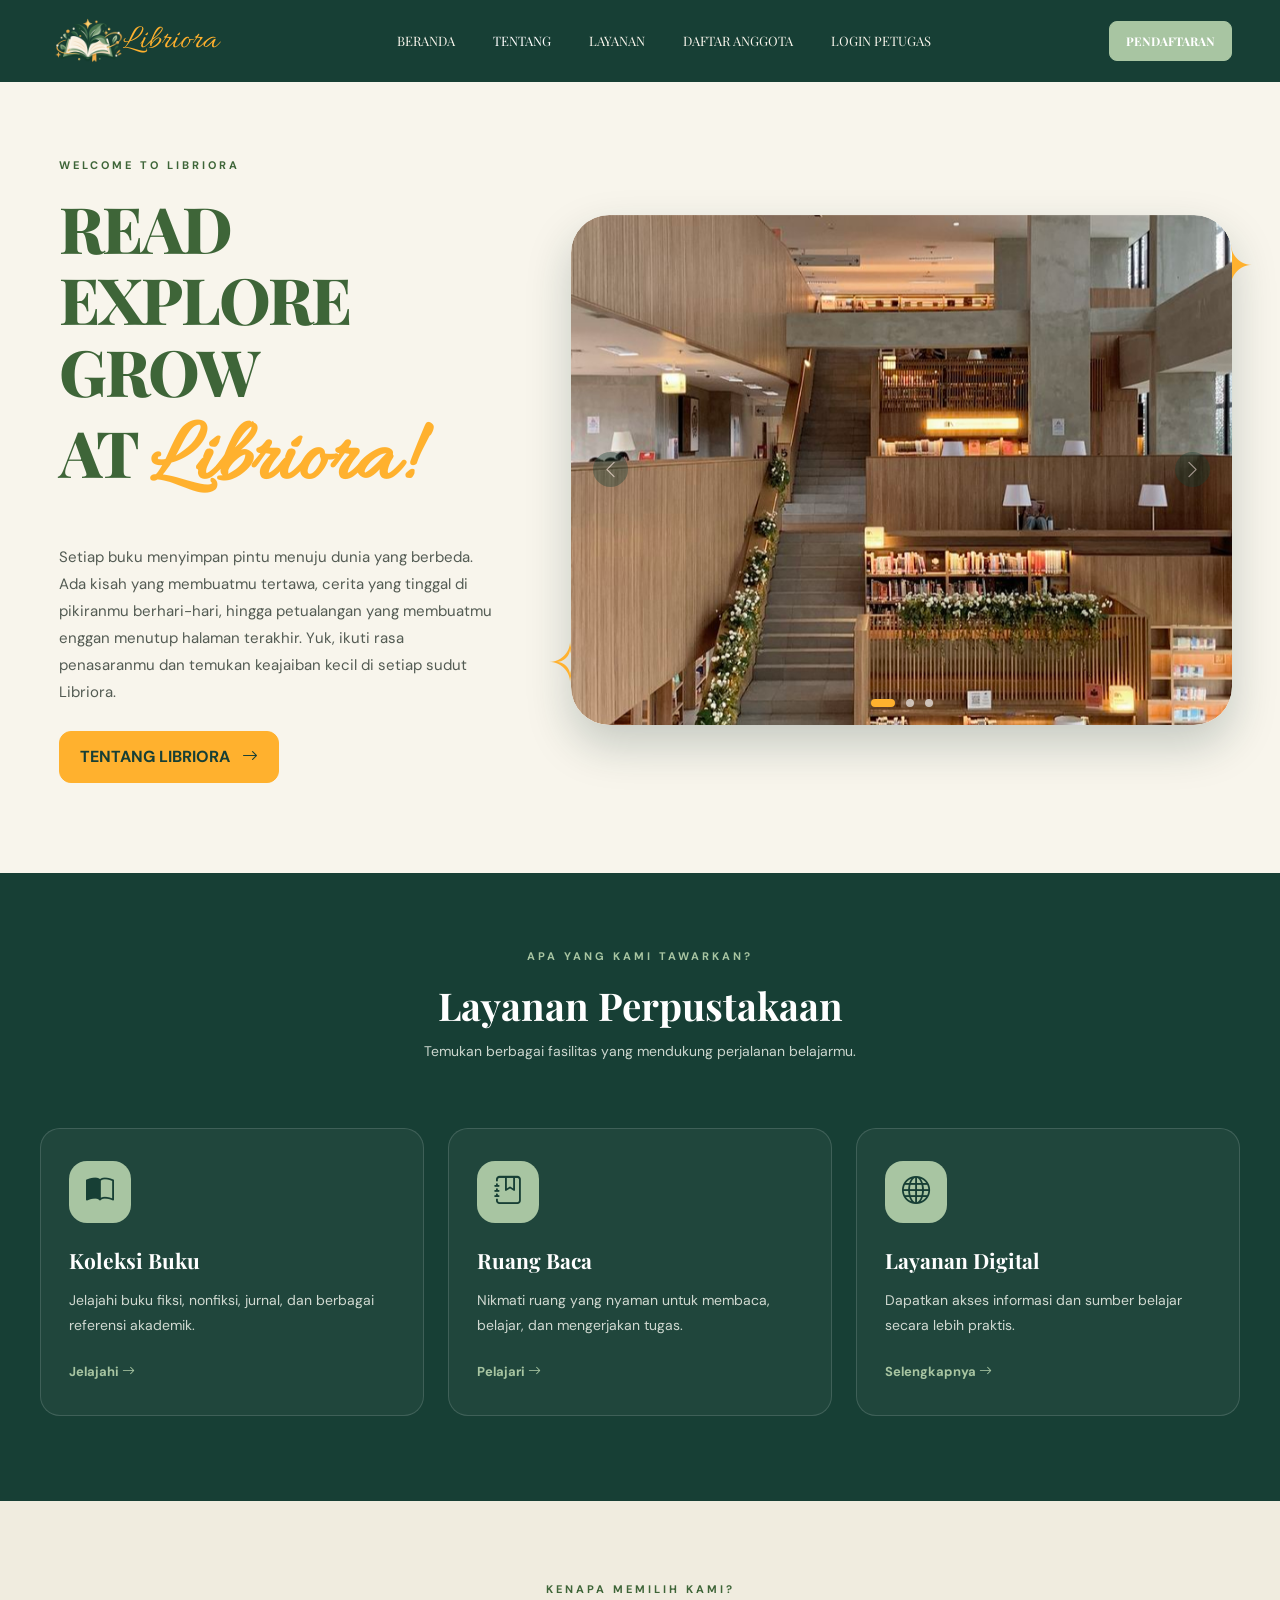
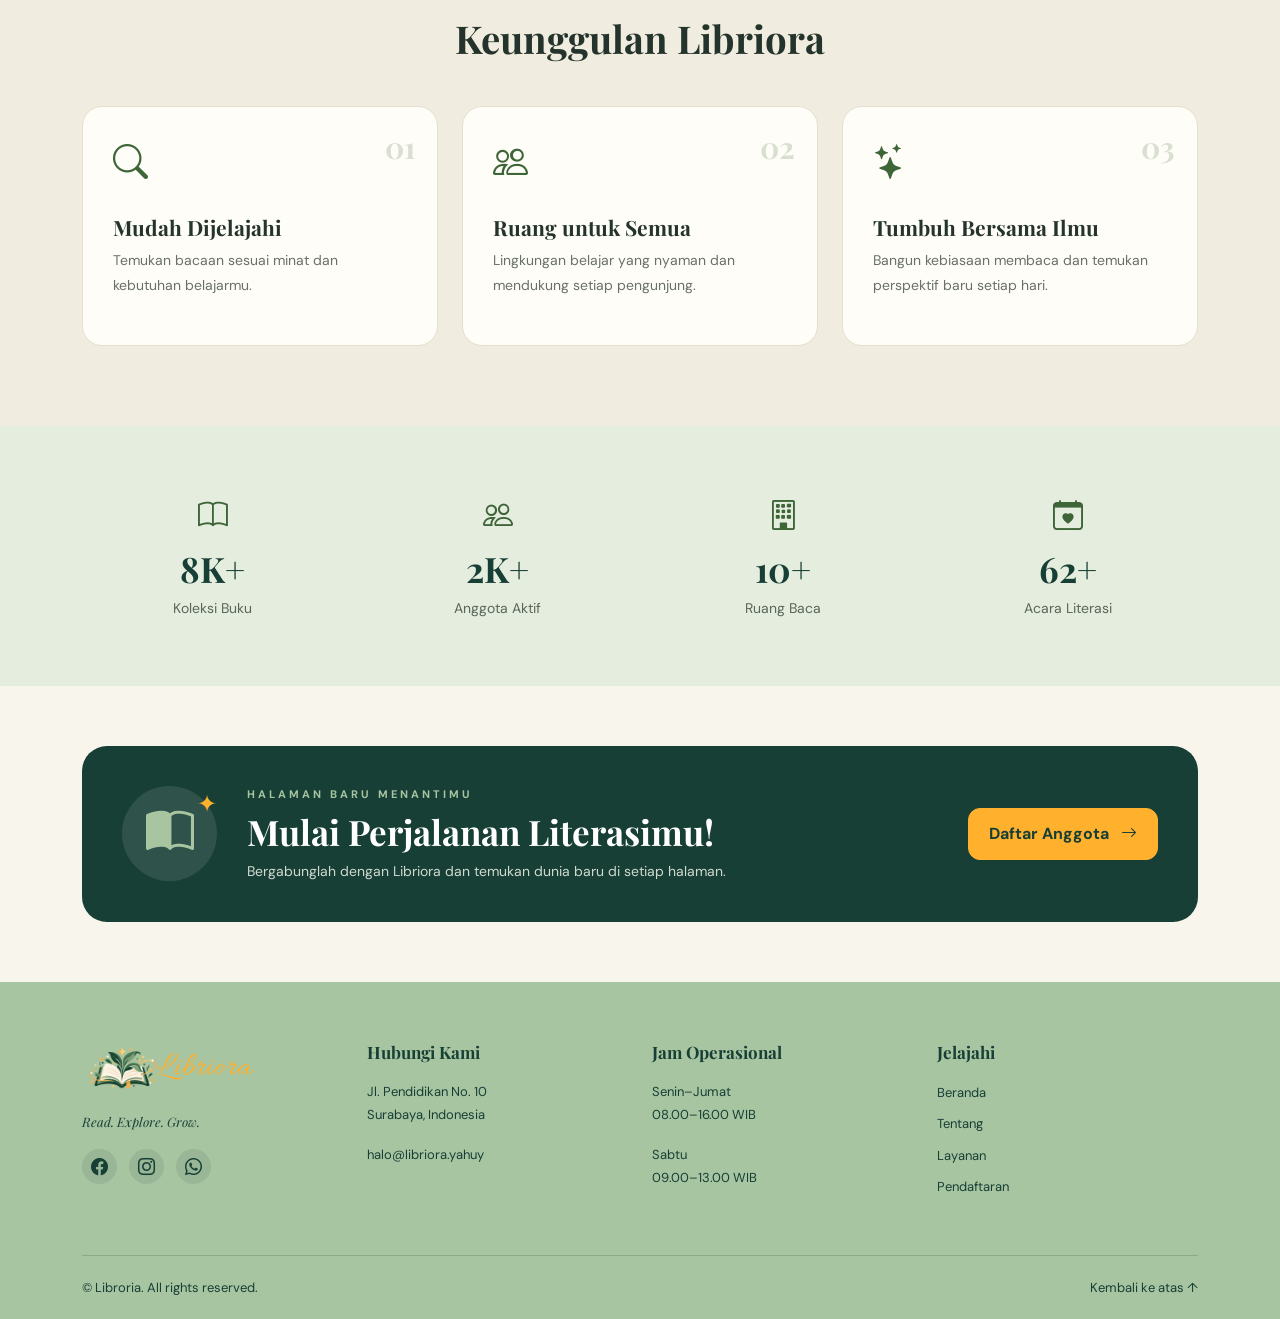
<file: ETS/index.html>
<!DOCTYPE html>
<html lang="id">
<head>
    <meta charset="UTF-8">
    <meta name="viewport" content="width=device-width, initial-scale=1.0">
    <title>Libriora | Read, Explore, Grow</title>

    <link href="https://cdn.jsdelivr.net/npm/bootstrap@5.3.3/dist/css/bootstrap.min.css"
          rel="stylesheet">

    <link rel="stylesheet"
          href="https://cdn.jsdelivr.net/npm/bootstrap-icons@1.11.3/font/bootstrap-icons.min.css">

    <link href="https://fonts.googleapis.com/css2?family=DM+Sans:wght@400;500;600;700&family=Playfair+Display:wght@600;700;800&family=Allura&display=swap"
          rel="stylesheet">

    <link rel="stylesheet" href="style.css">
</head>
<body>

    <nav class="navbar navbar-expand-lg navbar-dark navbar-libriora">
        <div class="container-fluid px-4 px-lg-5">

            <a class="navbar-brand brand" href="#beranda">
                  <img src="assets/logo.png" alt="Logo Libriora" class="logo-img">
                <span>Libriora</span>
            </a>

            <button class="navbar-toggler" type="button"
                    data-bs-toggle="collapse"
                    data-bs-target="#navbarMenu"
                    aria-controls="navbarMenu"
                    aria-expanded="false"
                    aria-label="Buka navigasi">
                <span class="navbar-toggler-icon"></span>
            </button>

            <div class="collapse navbar-collapse" id="navbarMenu">
                <ul class="navbar-nav mx-auto">
                    <li class="nav-item">
                        <a class="nav-link" href="#beranda">Beranda</a>
                    </li>
                    <li class="nav-item">
                        <a class="nav-link active" href="tentang.html" aria-current="page">Tentang</a>
                    </li>
                    <li class="nav-item">
                        <a class="nav-link" href="layanan.html">Layanan</a>
                    </li>
                    <li class="nav-item">
                        <a class="nav-link" href="daftar.html">Daftar Anggota</a>
                    </li>
                    <li class="nav-item">
                        <a class="nav-link" href="login.html">Login Petugas</a>
                    </li>
                </ul>
                <a href="pendaftaran.html" class="btn btn-sage">Pendaftaran</a>
            </div>
            </div>
        </div>
    </nav>

    <section id="beranda" class="hero">
        <div class="container-fluid px-4 px-lg-5">
            <div class="row align-items-center g-5">

                <div class="col-lg-5 hero-text">
                    <p class="eyebrow">WELCOME TO LIBRIORA</p>

                    <h1>
                        READ<br>
                        EXPLORE<br>
                        GROW<br>
                        AT
                        <span class="script-text">Libriora!</span>
                    </h1>

                    <p class="hero-description">
                        Setiap buku menyimpan pintu menuju dunia yang berbeda. Ada kisah yang membuatmu tertawa, cerita yang tinggal di pikiranmu berhari-hari, hingga petualangan yang membuatmu enggan menutup halaman terakhir. Yuk, ikuti rasa penasaranmu dan temukan keajaiban kecil di setiap sudut Libriora.
                    </p>

                    <a href="tentang.html" class="btn btn-orange">
                        TENTANG LIBRIORA
                        <i class="bi bi-arrow-right ms-2"></i>
                    </a>
                </div>
                
<div class="col-lg-7">
    <div class="hero-image-wrapper">

        <div id="libraryCarousel"
             class="carousel slide carousel-fade"
             data-bs-ride="carousel"
             data-bs-interval="4000">

            <div class="carousel-indicators">
                <button type="button"
                        data-bs-target="#libraryCarousel"
                        data-bs-slide-to="0"
                        class="active"
                        aria-current="true"
                        aria-label="Foto perpustakaan 1"></button>

                <button type="button"
                        data-bs-target="#libraryCarousel"
                        data-bs-slide-to="1"
                        aria-label="Foto perpustakaan 2"></button>

                <button type="button"
                        data-bs-target="#libraryCarousel"
                        data-bs-slide-to="2"
                        aria-label="Foto perpustakaan 3"></button>
            </div>

            <div class="carousel-inner">

                <div class="carousel-item active">
                    <img
                        src="assets/foto1.jpg"
                        class="d-block w-100">
                </div>

                <div class="carousel-item">
                    <img
                        src="assets/foto2.jpg"
                        class="d-block w-100">
                </div>

                <div class="carousel-item">
                    <img
                        src="assets/foto3.jpg"
                        class="d-block w-100">
                </div>

            </div>

            <button class="carousel-control-prev"
                    type="button"
                    data-bs-target="#libraryCarousel"
                    data-bs-slide="prev"
                    aria-label="Foto sebelumnya">
                <span class="carousel-control-prev-icon"
                      aria-hidden="true"></span>
            </button>

            <button class="carousel-control-next"
                    type="button"
                    data-bs-target="#libraryCarousel"
                    data-bs-slide="next"
                    aria-label="Foto berikutnya">
                <span class="carousel-control-next-icon"
                      aria-hidden="true"></span>
            </button>

        </div>
        <span class="decoration decoration-one">✦</span>
        <span class="decoration decoration-two">✧</span>
        </div>
            </div>
            </div>
        </div>
    </section>
    <section id="layanan" class="dark-section">
        <div class="container">

            <div class="section-heading">
                <p class="eyebrow light-eyebrow">APA YANG KAMI TAWARKAN?</p>
                <h2>Layanan Perpustakaan</h2>
                <p>
                    Temukan berbagai fasilitas yang mendukung perjalanan
                    belajarmu.
                </p>
            </div>

            <div class="row g-4">

                <div class="col-md-4">
                    <article class="info-card">
                        <div class="card-icon">
                            <i class="bi bi-book-half"></i>
                        </div>
                        <h3>Koleksi Buku</h3>
                        <p>
                            Jelajahi buku fiksi, nonfiksi, jurnal,
                            dan berbagai referensi akademik.
                        </p>
                        <a href="layanan.html">
                            Jelajahi <i class="bi bi-arrow-right"></i>
                        </a>
                    </article>
                </div>

                <div class="col-md-4">
                    <article class="info-card">
                        <div class="card-icon">
                            <i class="bi bi-journal-bookmark"></i>
                        </div>
                        <h3>Ruang Baca</h3>
                        <p>
                            Nikmati ruang yang nyaman untuk membaca,
                            belajar, dan mengerjakan tugas.
                        </p>
                        <a href="layanan.html">
                            Pelajari <i class="bi bi-arrow-right"></i>
                        </a>
                    </article>
                </div>

                <div class="col-md-4">
                    <article class="info-card">
                        <div class="card-icon">
                            <i class="bi bi-globe"></i>
                        </div>
                        <h3>Layanan Digital</h3>
                        <p>
                            Dapatkan akses informasi dan sumber belajar
                            secara lebih praktis.
                        </p>
                        <a href="pendaftaran.html">
                            Selengkapnya <i class="bi bi-arrow-right"></i>
                        </a>
                    </article>
                </div>

            </div>
        </div>
    </section>

    <section id="keunggulan" class="strength-section">
        <div class="container">

            <div class="section-heading">
                <p class="eyebrow">KENAPA MEMILIH KAMI?</p>
                <h2>Keunggulan Libriora</h2>
            </div>

            <div class="row g-4">

                <div class="col-md-4">
                    <article class="strength-card">
                        <span class="number">01</span>
                        <i class="bi bi-search strength-icon"></i>
                        <h3>Mudah Dijelajahi</h3>
                        <p>
                            Temukan bacaan sesuai minat dan kebutuhan
                            belajarmu.
                        </p>
                    </article>
                </div>

                <div class="col-md-4">
                    <article class="strength-card">
                        <span class="number">02</span>
                        <i class="bi bi-people strength-icon"></i>
                        <h3>Ruang untuk Semua</h3>
                        <p>
                            Lingkungan belajar yang nyaman dan mendukung
                            setiap pengunjung.
                        </p>
                    </article>
                </div>

                <div class="col-md-4">
                    <article class="strength-card">
                        <span class="number">03</span>
                        <i class="bi bi-stars strength-icon"></i>
                        <h3>Tumbuh Bersama Ilmu</h3>
                        <p>
                            Bangun kebiasaan membaca dan temukan
                            perspektif baru setiap hari.
                        </p>
                    </article>
                </div>

            </div>
        </div>
    </section>

    <section class="statistics-section">
        <div class="container">
            <div class="row g-4 text-center">

                <div class="col-6 col-lg-3">
                    <div class="stat-item">
                        <i class="bi bi-book"></i>
                        <h3>25K+</h3>
                        <p>Koleksi Buku</p>
                    </div>
                </div>

                <div class="col-6 col-lg-3">
                    <div class="stat-item">
                        <i class="bi bi-people"></i>
                        <h3>4K+</h3>
                        <p>Anggota Aktif</p>
                    </div>
                </div>

                <div class="col-6 col-lg-3">
                    <div class="stat-item">
                        <i class="bi bi-building"></i>
                        <h3>15+</h3>
                        <p>Ruang Baca</p>
                    </div>
                </div>

                <div class="col-6 col-lg-3">
                    <div class="stat-item">
                        <i class="bi bi-calendar-heart"></i>
                        <h3>100+</h3>
                        <p>Acara Literasi</p>
                    </div>
                </div>

            </div>
        </div>
    </section>

    <section id="daftar" class="registration-section">
        <div class="container">
            <div class="registration-banner">

                <div class="registration-icon">
                    <i class="bi bi-book-half"></i>
                    <span>✦</span>
                </div>

                <div class="registration-text">
                    <p class="eyebrow light-eyebrow">HALAMAN BARU MENANTIMU</p>
                    <h2>Mulai Perjalanan Literasimu!</h2>
                    <p>
                        Bergabunglah dengan Libriora dan temukan
                        dunia baru di setiap halaman.
                    </p>
                </div>

                <a href="pendaftaran.html" id="daftarButton" class="btn btn-orange">
                    Daftar Anggota
                    <i class="bi bi-arrow-right ms-2"></i>
                </a>

            </div>
        </div>
    </section>

    <footer class="footer">
        <div class="container">
            <div class="row g-4">

                <div class="col-6 col-lg-3">
                    <a class="navbar-brand brand" href="#beranda">
                        <img src="assets/logo.png" alt="Logo Libriora" class="logo-img">
                        <span>Libriora</span>
                    </a>
                    </a>
                    <p class="footer-tagline">Read. Explore. Grow.</p>

                    <div class="social-links">
                        <a href="#" aria-label="Facebook">
                            <i class="bi bi-facebook"></i>
                        </a>
                        <a href="#" aria-label="Instagram">
                            <i class="bi bi-instagram"></i>
                        </a>
                        <a href="#" aria-label="WhatsApp">
                            <i class="bi bi-whatsapp"></i>
                        </a>
                    </div>
                </div>

                <div class="col-6 col-lg-3">
                    <h3>Hubungi Kami</h3>
                    <p>
                        Jl. Pendidikan No. 10<br>
                        Surabaya, Indonesia
                    </p>
                    <p>halo@libriora.yahuy</p>
                </div>

                <div class="col-6 col-lg-3">
                    <h3>Jam Operasional</h3>
                    <p>Senin–Jumat<br>08.00–16.00 WIB</p>
                    <p>Sabtu<br>09.00–13.00 WIB</p>
                </div>

                <div class="col-6 col-lg-3">
                    <h3>Jelajahi</h3>
                    <ul class="footer-links">
                        <li><a href="#beranda">Beranda</a></li>
                        <li><a href="#tentang">Tentang</a></li>
                        <li><a href="#layanan">Layanan</a></li>
                        <li><a href="#daftar">Pendaftaran</a></li>
                    </ul>
                </div>

            </div>

            <div class="footer-bottom">
                <p>© <span id="year"></span> Libroria. All rights reserved.</p>
                <a href="#beranda">Kembali ke atas ↑</a>
            </div>
        </div>
    </footer>

    <script src="https://cdn.jsdelivr.net/npm/bootstrap@5.3.3/dist/js/bootstrap.bundle.min.js"></script>

    <script src="script.js"></script>
</body>
</html>
</file>
<file: ETS/style.css>
/*warna*/
:root {
    --forest: #173f35;
    --moss: #3e6538;
    --sage: #a8c5a2;
    --sage-light: #e5eddf;
    --cream: #f8f5ec;
    --orange: #ffb12e;
    --gold: #d8a74b;
    --text: #24342c;

    --serif: "Playfair Display", Georgia, serif;
    --sans: "DM Sans", Arial, sans-serif;
    --script: "Allura", cursive;
}

* {
    box-sizing: border-box;
}

html {
    scroll-behavior: smooth;
    scroll-padding-top: 90px;
}

body {
    margin: 0;
    font-family: var(--sans);
    color: var(--text);
    background: var(--cream);
}

a {
    text-decoration: none;
}

/*navbar*/
.navbar-libriora {
    background: var(--forest) !important;
    min-height: 82px;
    padding: 12px 0;
}

.brand {
    display: inline-flex !important;
    align-items: center;
    justify-content: flex-start;
    gap: 0 !important;
    margin: 0 !important;
    padding: 0 !important;
}

.brand img,
.brand i,
.brand span {
    margin: 0 !important;
}

.brand img {
    display: block;
    width: 80px;
    height: auto;
    object-fit: contain;
}

.brand span {
    margin-left: -5px !important;
    line-height: 1;
    color: var(--orange);
    font-family: var(--script);
    font-size: 34px;
    font-weight: 700px
}

.logo-img {
    width: 150px;
    height: 50px;
    object-fit: contain;
    object-position: left center;
}

.navbar-nav {
    gap: 22px;
}

.navbar-libriora .nav-link {
    color: var(--cream);
    font-family: var(--serif);
    font-size: 13px;
    text-transform: uppercase;
    transition: color 0.2s;
}

.navbar-libriora .nav-link:hover {
    color: var(--orange);
}

.btn {
    border-radius: 12px;
    font-weight: 700;
    transition: 0.2s;
}

.btn:hover {
    transform: translateY(-2px);
}

.btn-sage {
    color: white;
    background: var(--sage);
    border: 1px solid var(--sage);
    border-radius: 8px;
    font-family: var(--serif);
    font-size: 12px;
    text-transform: uppercase;
    padding: 10px 16px;
}

.btn-sage:hover {
    color: var(--forest);
    background: #c5d9bf;
}

.btn-orange {
    color: var(--forest);
    background: var(--orange);
    border: 1px solid var(--orange);
    padding: 13px 20px;
}

.btn-orange:hover {
    color: var(--forest);
    background: #ffc45e;
    border-color: #ffc45e;
}

.hero {
    background: var(--cream);
    padding: 75px 0 85px;
    overflow: hidden;
}

.hero-text {
    padding-left: 35px;
}

.eyebrow {
    color: var(--moss);
    font-size: 11px;
    font-weight: 700;
    letter-spacing: 3px;
    margin-bottom: 18px;
}

.hero h1 {
    color: var(--moss);
    font-family: var(--serif);
    font-size: clamp(48px, 5vw, 72px);
    font-weight: 800;
    line-height: 1.12;
    letter-spacing: -2px;
}

.hero-image-wrapper {
    position: relative;
    height: 510px;
    margin-left: 10px;
    border-radius: 38px;
}

#libraryCarousel,
#libraryCarousel .carousel-inner,
#libraryCarousel .carousel-item {
    width: 100%;
    height: 100%;
    border-radius: 38px;
}

#libraryCarousel {
    overflow: hidden;
    box-shadow: 0 20px 45px rgba(19, 52, 44, 0.22);
}

#libraryCarousel .carousel-item img {
    width: 100%;
    height: 100%;
    object-fit: cover;
}

#libraryCarousel .carousel-indicators {
    margin-bottom: 18px;
    gap: 5px;
}

#libraryCarousel .carousel-indicators [data-bs-target] {
    width: 8px;
    height: 8px;
    border: 0;
    border-radius: 50%;
    background-color: white;
    opacity: 0.65;
}

#libraryCarousel .carousel-indicators .active {
    width: 24px;
    border-radius: 10px;
    background-color: #ffb12e;
    opacity: 1;
}

#libraryCarousel .carousel-control-prev,
#libraryCarousel .carousel-control-next {
    width: 12%;
}

#libraryCarousel .carousel-control-prev-icon,
#libraryCarousel .carousel-control-next-icon {
    width: 35px;
    height: 35px;
    padding: 8px;
    border-radius: 50%;
    background-color: rgba(23, 63, 53, 0.75);
    background-size: 55%;
}

@media (max-width: 991px) {
    .hero-image-wrapper {
        height: 420px;
        margin-left: 0;
    }
}

@media (max-width: 575px) {
    .hero-image-wrapper {
        height: 300px;
    }

    #libraryCarousel,
    #libraryCarousel .carousel-inner,
    #libraryCarousel .carousel-item {
        border-radius: 25px;
    }

    #beranda.hero {
        padding-bottom: 70px !important;
    }
}

.script-text {
    display: inline-block;
    color: var(--orange);
    font-family: var(--script);
    font-size: clamp(68px, 7vw, 100px);
    font-weight: 700;
    letter-spacing: 0;
    line-height: 1.05;
    margin-top: 8px;
}

.hero {
    background: var(--cream);
    padding: 75px 0 90px;
    overflow: hidden;
}

.hero-description {
    max-width: 440px;
    color: #535b53;
    font-size: 15px;
    line-height: 1.8;
    margin: 35px 0 25px;
}

.hero-image-wrapper {
    position: relative;
    height: 510px;
    margin-left: 10px;
}

.hero-image {
    width: 100%;
    height: 100%;
    object-fit: cover;
    border-radius: 38px;
    box-shadow: 0 20px 45px rgba(23, 63, 53, 0.12);
}

.hero-button {
    margin-bottom: 0 !important;
}

.decoration {
    position: absolute;
    color: var(--orange);
    font-size: 55px;
}

.decoration-one {
    top: 10px;
    right: -22px;
}

.decoration-two {
    bottom: 20px;
    left: -24px;
}

/*heading*/
.section-heading {
    text-align: center;
    margin-bottom: 45px;
}

.section-heading h2 {
    font-family: var(--serif);
    font-size: clamp(30px, 3vw, 42px);
    font-weight: 700;
    margin-bottom: 12px;
}

.section-heading > p:last-child {
    color: #cbd6ce;
    font-size: 14px;
    line-height: 1.7;
}

.light-eyebrow {
    color: var(--sage);
}

/*layanan*/
.dark-section {
    width: 100%;
    margin: 0;
    padding: 75px 0 85px;
    background: var(--forest);
    color: white;
}

.dark-section .section-heading h2 {
    color: white;
}

html,
body {
    width: 100%;
    margin: 0;
    padding: 0;
    overflow-x: hidden;
}

.dark-section {
    width: 100%;
    margin: 0;
    border-radius: 0;
}

.dark-section > .container {
    width: 100%;
    max-width: 1320px;
    margin: 0 auto;
    padding-left: 40px;
    padding-right: 40px;
}

#layanan .section-heading {
    margin-bottom: 64px;
}

#layanan .row {
    row-gap: 24px;
}

#layanan {
    display: flow-root;
    margin-top: 0 !important;
    padding-top: 75px;
}

.info-card {
    height: 100%;
    padding: 32px 28px;
    border: 1px solid rgba(255, 255, 255, 0.14);
    border-radius: 20px;
    background: rgba(255, 255, 255, 0.04);
    transition: 0.25s;
}

.info-card:hover {
    transform: translateY(-6px);
    background: rgba(255, 255, 255, 0.09);
}

.card-icon {
    display: grid;
    place-items: center;
    width: 62px;
    height: 62px;
    margin-bottom: 25px;
    border-radius: 18px;
    background: var(--sage);
    color: var(--forest);
    font-size: 28px;
}

.info-card h3,
.strength-card h3 {
    font-family: var(--serif);
    font-size: 21px;
    font-weight: 700;
}

.info-card p {
    color: #d0d9d1;
    font-size: 14px;
    line-height: 1.8;
    margin: 15px 0 20px;
}

.info-card a {
    color: var(--sage);
    font-size: 13px;
    font-weight: 700;
}

.info-card a:hover {
    color: var(--orange);
}

/*keunggulan*/
.strength-section {
    padding: 80px 0;
    background: #f0ecdf;
}

.strength-section .section-heading > p:last-child {
    color: #687168;
}

.strength-card {
    position: relative;
    height: 100%;
    min-height: 240px;
    padding: 30px;
    border: 1px solid #e5dfd1;
    border-radius: 20px;
    background: #fffdf7;
    transition: 0.25s;
}

.strength-card:hover {
    transform: translateY(-5px);
    box-shadow: 0 14px 30px rgba(23, 63, 53, 0.08);
}

.number {
    position: absolute;
    top: 18px;
    right: 22px;
    color: #d9dfd1;
    font-family: var(--serif);
    font-size: 30px;
    font-weight: 700;
}

.strength-icon {
    display: block;
    margin-bottom: 25px;
    color: var(--moss);
    font-size: 35px;
}

.strength-card p {
    color: #687168;
    font-size: 14px;
    line-height: 1.8;
    margin-bottom: 0;
}

/*statistik*/
.statistics-section {
    padding: 55px 0;
    background: var(--sage-light);
}

.stat-item {
    padding: 12px;
}

.stat-item i {
    display: block;
    color: var(--moss);
    font-size: 30px;
    margin-bottom: 10px;
}

.stat-item h3 {
    color: var(--forest);
    font-family: var(--serif);
    font-size: 35px;
    font-weight: 700;
}

.stat-item p {
    color: #59675a;
    font-size: 14px;
    margin-bottom: 0;
}

/*pendaftaran*/
.registration-section {
    padding: 60px 0;
    background: var(--cream);
}

.registration-banner {
    display: flex;
    align-items: center;
    justify-content: space-between;
    gap: 30px;
    padding: 40px;
    border-radius: 25px;
    background: var(--forest);
    color: white;
    overflow: hidden;
}

.registration-icon {
    position: relative;
    display: grid;
    place-items: center;
    flex-shrink: 0;
    width: 95px;
    height: 95px;
    border-radius: 50%;
    background: rgba(255, 255, 255, 0.1);
    color: var(--sage);
    font-size: 48px;
}

.registration-icon span {
    position: absolute;
    top: 0;
    right: 0;
    color: var(--orange);
    font-size: 24px;
}

.registration-text {
    flex: 1;
}

.registration-text .eyebrow {
    margin-bottom: 8px;
}

.registration-text h2 {
    font-family: var(--serif);
    font-size: clamp(24px, 3vw, 35px);
    font-weight: 700;
}

.registration-text p:last-child {
    color: #d0d9d1;
    font-size: 14px;
    margin-bottom: 0;
}

/*footer*/
.footer {
    padding: 60px 0 20px;
    background: var(--sage);
    color: var(--forest);
}

.footer-brand {
    display: inline-flex;
    align-items: center;
    gap: 8px;
}

.footer-brand i {
    font-size: 35px;
}

.footer-brand span {
    color: var(--orange);
    font-family: var(--script);
    font-size: 42px;
    font-weight: 700;
    text-shadow: 2px 3px 4px rgba(23, 63, 53, 0.3);
}

.footer-tagline {
    font-family: var(--serif);
    font-style: italic;
    margin-top: 8px;
}

.footer h3 {
    font-family: var(--serif);
    font-size: 17px;
    font-weight: 700;
    margin-bottom: 18px;
}

.footer p,
.footer a {
    font-size: 13px;
    line-height: 1.8;
}

.footer a {
    color: var(--forest);
}

.footer a:hover {
    color: white;
}

.social-links {
    display: flex;
    gap: 12px;
    margin-top: 15px;
}

.social-links a {
    display: grid;
    place-items: center;
    width: 35px;
    height: 35px;
    border-radius: 50%;
    background: rgba(23, 63, 53, 0.1);
    font-size: 17px;
}

.footer-links {
    padding: 0;
    list-style: none;
}

.footer-links li {
    margin-bottom: 7px;
}

.footer-bottom {
    display: flex;
    justify-content: space-between;
    flex-wrap: wrap;
    gap: 15px;
    margin-top: 40px;
    padding-top: 20px;
    border-top: 1px solid rgba(23, 63, 53, 0.2);
}

.footer-bottom p {
    margin-bottom: 0;
}

/*responsive*/
@media (max-width: 991px) {
    .navbar-nav {
        gap: 0;
        padding: 15px 0;
    }

    .navbar-libriora .nav-link {
        padding: 10px 0;
    }

    .hero-text {
        padding-left: 12px;
    }

    .hero-image-wrapper {
        height: 420px;
        margin-left: 0;
    }

    .hero h1 {
        font-size: 58px;
    }

    .script-text {
        font-size: 82px;
    }

    .registration-banner {
        flex-wrap: wrap;
    }
}

@media (max-width: 575px) {
    .hero {
        padding: 45px 0 55px;
    }

    .hero h1 {
        font-size: 48px;
    }

    .script-text {
        font-size: 70px;
    }

    .hero-description {
        margin-top: 22px;
    }

    .hero-image-wrapper {
        height: 300px;
    }

    .hero-image {
        border-radius: 25px;
    }

    .dark-section,
    .strength-section {
        padding: 60px 0;
    }

    .section-heading {
        margin-bottom: 30px;
    }

    .registration-banner {
        padding: 28px 22px;
        align-items: flex-start;
    }

    .registration-icon {
        display: none;
    }

    .registration-text {
        flex-basis: 100%;
    }

    .registration-banner .btn {
        width: 100%;
    }

    .footer {
        padding-top: 45px;
    }
}

.about-content,
.about-visual {
    opacity: 0;
    transform: translateY(25px);
    transition: opacity 0.7s ease, transform 0.7s ease;
}

.about-section.is-visible .about-content,
.about-section.is-visible .about-visual {
    opacity: 1;
    transform: translateY(0);
}

.info-card,
.strength-card {
    opacity: 1;
    transform: translateX(0);
    transition: opacity 0.7s ease, transform 0.7s ease;
}

.js-animations .info-card:not(.show-card),
.js-animations .strength-card:not(.show-card) {
    opacity: 0;
    transform: translateX(50px);
}

.info-card.show-card,
.strength-card.show-card {
    opacity: 1;
    transform: translateX(0);
}

.stat-item h3 {
    font-variant-numeric: tabular-nums;
}

@media (prefers-reduced-motion: reduce) {
    .info-card,
    .strength-card,
    .about-content,
    .about-visual {
        opacity: 1;
        transform: none;
        transition: none;
    }
}

/*PAGE TENTANG*/
.about-section {
    padding: 80px 0;
    background: var(--sage-light);
    overflow: hidden;
}

.about-section > .container {
    max-width: 1200px;
}

.about-visual {
    position: relative;
    padding: 0 18px 18px 0;
}

#aboutCarousel,
#aboutCarousel .carousel-inner,
#aboutCarousel .carousel-item {
    width: 100%;
    height: 440px;
    overflow: hidden;
    border-radius: 26px;
}

#aboutCarousel {
    box-shadow: 0 18px 40px rgba(23, 63, 53, 0.12);
}

#aboutCarousel .carousel-item img {
    display: block;
    width: 100%;
    height: 100%;
    object-fit: cover;
}

#aboutCarousel .carousel-indicators {
    margin-bottom: 18px;
    gap: 5px;
}

#aboutCarousel .carousel-indicators button {
    width: 9px;
    height: 9px;
    border: 0;
    border-radius: 50%;
    background: white;
    opacity: 0.7;
}

#aboutCarousel .carousel-indicators button.active {
    width: 24px;
    border-radius: 10px;
    background: var(--orange);
    opacity: 1;
}

.about-content {
    padding: 20px 0 20px 18px;
}

.about-title {
    margin-bottom: 22px;
    color: var(--forest);
    font-family: var(--serif);
    font-size: clamp(34px, 3.5vw, 48px);
    font-weight: 700;
    line-height: 1.2;
}

.about-title span {
    display: block;
    color: var(--moss);
    font-style: italic;
}

.about-description {
    margin-bottom: 16px;
    color: #59675a;
    font-size: 15px;
    line-height: 1.9;
}

.about-link,
.about-link:visited {
    display: inline-flex;
    align-items: center;
    gap: 9px;
    margin-top: 8px;
    color: var(--forest);
    font-weight: 700;
    text-decoration: none;
    transition: gap 0.25s ease, color 0.25s ease;
}

.about-link:hover {
    gap: 15px;
    color: var(--moss);
}

.about-decoration {
    position: absolute;
    z-index: 2;
    color: var(--orange);
    pointer-events: none;
}

.about-star-one {
    top: -22px;
    right: 0;
    font-size: 48px;
}

.about-star-two {
    bottom: 48px;
    left: -12px;
    font-size: 35px;
}

.about-photo-note {
    position: absolute;
    z-index: 3;
    right: 0;
    bottom: 0;
    display: flex;
    align-items: center;
    gap: 10px;
    max-width: 250px;
    padding: 15px 18px;
    border-radius: 15px;
    background: var(--cream);
    color: var(--forest);
    box-shadow: 0 10px 25px rgba(23, 63, 53, 0.15);
    font-family: var(--serif);
    font-size: 13px;
    font-style: italic;
}

.about-photo-note i {
    flex-shrink: 0;
    color: var(--moss);
    font-size: 23px;
}

/*sejarah perpustakaan*/
.history-section {
    padding: 85px 0;
    background: #fffdf7;
}

.history-heading {
    margin-bottom: 50px;
}

.history-heading > p:last-child {
    color: #687168;
    line-height: 1.8;
}

.history-content {
    display: grid;
    grid-template-columns: 1fr 1fr;
    align-items: center;
    gap: 55px;
    max-width: 1050px;
    margin: 0 auto;
}

.history-image {
    position: relative;
    min-width: 0;
}

.history-image img {
    display: block;
    width: 100%;
    height: 380px;
    object-fit:cover;
    object-position: center;
    border-radius: 24px;
    box-shadow: 12px 12px 0 var(--sage-light);
}

.history-image-decoration {
    position: absolute;
    top: -25px;
    right: -15px;
    color: var(--orange);
    font-size: 48px;
}

.history-text h3 {
    margin: 14px 0 20px;
    color: var(--forest);
    font-family: var(--serif);
    font-size: clamp(27px, 3vw, 36px);
    line-height: 1.35;
}

.history-label,
.vision-label {
    color: var(--moss);
    font-size: 11px;
    font-weight: 700;
    letter-spacing: 2px;
}

.history-text p:not(.history-label) {
    color: #687168;
    font-size: 14px;
    line-height: 1.9;
}

/*visi dan misi*/
.vision-section {
    padding: 85px 0;
    background: var(--sage-light);
}

.vision-section .section-heading > p:last-child,
.contact-section .section-heading > p:last-child {
    color: #687168;
}

.vision-card {
    position: relative;
    height: 100%;
    min-height: 330px;
    padding: 38px;
    overflow: hidden;
    border: 1px solid rgba(23, 63, 53, 0.08);
    border-radius: 24px;
    background: #fffdf7;
    transition: transform 0.3s ease, box-shadow 0.3s ease;
}

.vision-card:hover {
    transform: translateY(-6px);
    box-shadow: 0 16px 35px rgba(23, 63, 53, 0.09);
}

.vision-icon {
    display: grid;
    place-items: center;
    width: 60px;
    height: 60px;
    margin-bottom: 25px;
    border-radius: 18px;
    background: var(--sage-light);
    color: var(--forest);
    font-size: 27px;
}

.vision-card h3 {
    margin-bottom: 15px;
    color: var(--forest);
    font-family: var(--serif);
    font-size: 30px;
    font-weight: 700;
}

.vision-card > p:not(.vision-label) {
    color: #687168;
    font-size: 14px;
    line-height: 1.9;
}

.vision-decoration {
    position: absolute;
    right: 22px;
    bottom: 8px;
    color: var(--orange);
    font-size: 45px;
    opacity: 0.8;
}

.mission-list {
    display: grid;
    gap: 15px;
    margin: 0;
    padding: 0;
    list-style: none;
}

.mission-list li {
    display: flex;
    align-items: flex-start;
    gap: 12px;
    color: #59675a;
    font-size: 14px;
    line-height: 1.7;
}

.mission-list i {
    flex-shrink: 0;
    color: var(--moss);
    font-size: 18px;
}

/*kontak dan jam operasional*/
.contact-section {
    padding: 85px 0;
    background: #f4f2eb;
}

.contact-card {
    height: 100%;
    padding: 30px 24px;
    border: 1px solid #e6e2d7;
    border-radius: 20px;
    background: #fffdf7;
    text-align: center;
    transition: transform 0.25s ease, box-shadow 0.25s ease;
}

.contact-card:hover {
    transform: translateY(-5px);
    box-shadow: 0 12px 28px rgba(23, 63, 53, 0.08);
}

.contact-icon {
    display: grid;
    place-items: center;
    width: 58px;
    height: 58px;
    margin: 0 auto 20px;
    border-radius: 50%;
    background: var(--sage-light);
    color: var(--forest);
    font-size: 25px;
}

.contact-card h3 {
    margin-bottom: 15px;
    color: var(--forest);
    font-family: var(--serif);
    font-size: 21px;
    font-weight: 700;
}

.contact-card p {
    color: #687168;
    font-size: 14px;
    line-height: 1.9;
}

.contact-card p a {
    color: var(--forest);
    overflow-wrap: anywhere;
}

.contact-socials {
    display: flex;
    justify-content: center;
    gap: 12px;
    margin-top: 15px;
}

.contact-socials a {
    display: grid;
    place-items: center;
    width: 38px;
    height: 38px;
    border-radius: 50%;
    background: var(--sage-light);
    color: var(--forest);
    transition: background 0.2s ease, color 0.2s ease;
}

.contact-socials a:hover {
    background: var(--forest);
    color: white;
}

/*responsif halaman tentang*/
@media (max-width: 991px) {
    .about-section {
        padding: 65px 0;
    }

    .about-content {
        padding: 10px 0 0;
    }

    #aboutCarousel,
    #aboutCarousel .carousel-inner,
    #aboutCarousel .carousel-item {
        height: 380px;
    }
}

@media (max-width: 767px) {
    .history-section,
    .vision-section,
    .contact-section {
        padding: 60px 0;
    }

    .history-content {
        grid-template-columns: 1fr;
        gap: 35px;
    }

    .history-image img {
        height: 300px;
    }

    .vision-card {
        min-height: auto;
        padding: 28px;
    }
}

@media (max-width: 575px) {
    .about-section {
        padding: 45px 0;
    }

    #aboutCarousel,
    #aboutCarousel .carousel-inner,
    #aboutCarousel .carousel-item {
        height: 300px;
        border-radius: 20px;
    }

    .about-title {
        font-size: 34px;
    }

    .about-description {
        font-size: 14px;
    }

    .about-photo-note {
        max-width: 220px;
        padding: 12px;
        font-size: 12px;
    }
}

@media (prefers-reduced-motion: reduce) {
    .vision-card,
    .contact-card,
    .about-link {
        transition: none;
    }
}

/*animasi hero*/
.about-visual,
.about-content {
    opacity: 0;
    transition: opacity 0.8s ease, transform 0.8s ease;
}

.about-visual {
    transform: translateX(-45px);
}

.about-content {
    transform: translateX(45px);
}

.about-visual.animate-from-left,
.about-content.animate-from-right {
    opacity: 1;
    transform: translateX(0);
}

/*animasi saat scroll*/
.history-image,
.history-text,
.vision-card,
.contact-card {
    opacity: 0;
    transform: translateY(30px);
    transition:
        opacity 0.7s ease,
        transform 0.7s ease;
}

.history-image.is-visible,
.history-text.is-visible,
.vision-card.is-visible,
.contact-card.is-visible {
    opacity: 1;
    transform: translateY(0);
}

/*efek hover card*/
.vision-card,
.contact-card {
    transition:
        opacity 0.7s ease,
        transform 0.7s ease,
        box-shadow 0.3s ease;
}

.vision-card:hover,
.contact-card:hover {
    box-shadow: 0 15px 30px rgba(23, 63, 53, 0.1);
}

/*animasi*/
@media (prefers-reduced-motion: reduce) {
    .about-visual,
    .about-content,
    .history-image,
    .history-text,
    .vision-card,
    .contact-card {
        opacity: 1;
        transform: none;
        transition: none;
    }
}

/*LAYANAN*/
.page-layanan {
    background: var(--cream);
    color: var(--forest);
}

.service-hero {
    padding: 85px 0;
    overflow: hidden;
    background: var(--sage-light);
}

.service-hero-content {
    padding: 10px 15px 10px 0;
}

.service-eyebrow {
    margin-bottom: 16px;
    color: var(--moss);
    font-size: 10px;
    font-weight: 700;
    letter-spacing: 2.5px;
    text-transform: uppercase;
}

.service-hero h1 {
    max-width: 540px;
    margin-bottom: 22px;
    color: var(--forest);
    font-family: var(--serif);
    font-size: clamp(38px, 4.5vw, 58px);
    font-weight: 700;
    line-height: 1.16;
}

.service-hero h1 span {
    display: block;
    color: var(--moss);
    font-style: italic;
}

.service-hero-description {
    max-width: 490px;
    margin-bottom: 28px;
    color: #59675a;
    font-size: 15px;
    line-height: 1.9;
}

.service-button {
    display: inline-flex;
    align-items: center;
    gap: 12px;
    padding: 13px 21px;
    border: 1px solid var(--forest);
    border-radius: 999px;
    background: var(--forest);
    color: #fffdf7;
    font-size: 13px;
    font-weight: 600;
    text-decoration: none;
    transition: background 0.25s ease, color 0.25s ease, transform 0.25s ease;
}

.service-button:hover {
    transform: translateY(-2px);
    background: var(--moss);
    color: white;
}

.service-hero-visual {
    position: relative;
    padding: 0 18px 18px 0;
}

.service-hero-image {
    display: block;
    width: 100%;
    height: 440px;
    border-radius: 26px;
    object-fit: cover;
    object-position: center;
    box-shadow: 12px 12px 0 rgba(255, 253, 247, 0.75);
}

.service-image-note {
    position: absolute;
    right: 0;
    bottom: 0;
    display: flex;
    align-items: center;
    gap: 10px;
    max-width: calc(100% - 20px);
    padding: 14px 18px;
    border-radius: 15px;
    background: var(--cream);
    color: var(--forest);
    box-shadow: 0 10px 25px rgba(23, 63, 53, 0.12);
    font-family: var(--serif);
    font-size: 12px;
    font-style: italic;
}

.service-image-note i {
    color: var(--moss);
    font-size: 22px;
}

.service-star {
    position: absolute;
    z-index: 2;
    color: var(--orange);
    pointer-events: none;
}

.service-star-one {
    top: -20px;
    right: 0;
    font-size: 45px;
}

.service-star-two {
    bottom: 48px;
    left: -12px;
    font-size: 34px;
}

/*judul section*/
.service-heading {
    max-width: 650px;
    margin: 0 auto 48px;
    text-align: center;
}

.service-heading h2,
.service-flow-content h2,
.service-cta h2 {
    margin-bottom: 16px;
    color: var(--forest);
    font-family: var(--serif);
    font-size: clamp(30px, 3.5vw, 43px);
    font-weight: 700;
    line-height: 1.25;
}

.service-heading > p:last-child {
    margin-bottom: 0;
    color: #687168;
    font-size: 14px;
    line-height: 1.8;
}

/*daftar layanan*/
.service-list-section {
    padding: 90px 0;
    background: #fffdf7;
}

.service-card {
    position: relative;
    height: 100%;
    min-height: 300px;
    padding: 28px 23px;
    overflow: hidden;
    border: 1px solid rgba(23, 63, 53, 0.1);
    border-radius: 22px;
    background: var(--cream);
    transition: transform 0.3s ease, box-shadow 0.3s ease, border-color 0.3s ease;
}

.service-card:hover {
    transform: translateY(-7px);
    border-color: rgba(23, 63, 53, 0.2);
    box-shadow: 0 16px 35px rgba(23, 63, 53, 0.09);
}

.service-card-icon {
    display: grid;
    place-items: center;
    width: 58px;
    height: 58px;
    margin-bottom: 25px;
    border-radius: 18px;
    background: var(--sage-light);
    color: var(--forest);
    font-size: 25px;
}

.service-number {
    position: absolute;
    top: 31px;
    right: 23px;
    color: #b7bcae;
    font-family: var(--serif);
    font-size: 16px;
}

.service-card h3 {
    position: relative;
    margin-bottom: 13px;
    color: var(--forest);
    font-family: var(--serif);
    font-size: 22px;
    font-weight: 700;
    line-height: 1.3;
}

.service-card p {
    position: relative;
    margin-bottom: 20px;
    color: #687168;
    font-size: 13px;
    line-height: 1.9;
}

.service-card-decoration {
    position: absolute;
    right: 17px;
    bottom: 2px;
    color: var(--orange);
    font-size: 35px;
}

/*alur layanan*/
.service-flow-section {
    padding: 90px 0;
    background: var(--sage-light);
}

.service-flow-visual {
    position: relative;
    padding: 0 15px 15px 0;
}

.service-flow-visual img {
    display: block;
    width: 100%;
    height: 420px;
    border-radius: 24px;
    object-fit: cover;
    box-shadow: 12px 12px 0 rgba(255, 253, 247, 0.8);
}

.flow-sticker {
    position: absolute;
    right: 0;
    bottom: 0;
    display: inline-flex;
    align-items: center;
    gap: 9px;
    padding: 13px 17px;
    border-radius: 14px;
    background: var(--cream);
    color: var(--forest);
    font-family: var(--serif);
    font-size: 13px;
    font-style: italic;
    box-shadow: 0 8px 20px rgba(23, 63, 53, 0.1);
}

.flow-sticker i {
    color: var(--orange);
    font-size: 18px;
}

.service-flow-content h2 {
    max-width: 480px;
}

.service-flow-intro {
    margin-bottom: 28px;
    color: #687168;
    font-size: 14px;
    line-height: 1.8;
}

.service-step {
    display: flex;
    align-items: flex-start;
    gap: 18px;
    padding: 20px 0;
    border-bottom: 1px solid rgba(23, 63, 53, 0.13);
}

.service-step:last-child {
    border-bottom: none;
}

.service-step-number {
    display: grid;
    flex: 0 0 42px;
    place-items: center;
    width: 42px;
    height: 42px;
    border: 1px solid rgba(23, 63, 53, 0.2);
    border-radius: 50%;
    color: var(--forest);
    font-family: var(--serif);
    font-size: 14px;
}

.service-step h3 {
    margin: 0 0 7px;
    color: var(--forest);
    font-size: 16px;
    font-weight: 700;
}

.service-step p {
    margin: 0;
    color: #687168;
    font-size: 13px;
    line-height: 1.8;
}

/*ajakan bergabung*/
.service-cta-section {
    padding: 85px 0;
    background: #fffdf7;
}

.service-cta {
    position: relative;
    padding: 65px 30px;
    overflow: hidden;
    border-radius: 28px;
    background: var(--forest);
    color: #fffdf7;
    text-align: center;
}

.service-cta .service-eyebrow {
    color: #e7bc82;
}

.service-cta h2 {
    max-width: 700px;
    margin: 0 auto 18px;
    color: #fffdf7;
}

.service-cta > p:not(.service-eyebrow) {
    max-width: 560px;
    margin: 0 auto 27px;
    color: rgba(255, 253, 247, 0.8);
    font-size: 14px;
    line-height: 1.9;
}

.service-button-light {
    border-color: var(--cream);
    background: var(--cream);
    color: var(--forest);
}

.service-button-light:hover {
    border-color: #e7bc82;
    background: #e7bc82;
    color: var(--forest);
}

.service-cta-star {
    position: absolute;
    top: 18px;
    right: 28px;
    color: var(--orange);
    font-size: 48px;
}

/*animasi layanan*/
.page-layanan .reveal {
    opacity: 1;
    transform: none;
}

.page-layanan.js-animations .reveal {
    opacity: 0;
    transform: translateY(25px);
    transition: opacity 0.7s ease, transform 0.7s ease;
}

.page-layanan.js-animations .reveal.from-left {
    transform: translateX(-35px);
}

.page-layanan.js-animations .reveal.from-right {
    transform: translateX(35px);
}

.page-layanan.js-animations .reveal.is-visible {
    opacity: 1;
    transform: translate(0, 0);
}

/*responsif*/
@media (max-width: 991px) {
    .service-hero,
    .service-flow-section {
        padding: 65px 0;
    }

    .service-hero-content {
        padding-right: 0;
    }

    .service-hero-image {
        height: 380px;
    }

    .service-card {
        min-height: 280px;
    }

    .service-flow-visual img {
        height: 360px;
    }
}

@media (max-width: 767px) {
    .service-hero,
    .service-list-section,
    .service-flow-section,
    .service-cta-section {
        padding: 55px 0;
    }

    .service-hero h1 {
        font-size: 39px;
    }

    .service-hero-image {
        height: 320px;
    }

    .service-heading {
        margin-bottom: 35px;
    }

    .service-card {
        min-height: 250px;
    }

    .service-flow-visual img {
        height: 310px;
    }

    .service-cta {
        padding: 50px 22px;
        border-radius: 22px;
    }
}

@media (max-width: 575px) {
    .service-hero h1 {
        font-size: 34px;
    }

    .service-hero-description {
        font-size: 14px;
    }

    .service-hero-image {
        height: 280px;
        border-radius: 20px;
    }

    .service-card {
        min-height: auto;
        padding: 25px;
    }

    .service-flow-visual img {
        height: 280px;
    }

    .service-step {
        gap: 13px;
    }

    .service-cta h2 {
        font-size: 29px;
    }
}

@media (prefers-reduced-motion: reduce) {
    .service-card,
    .service-button,
    .service-image-note,
    .page-layanan .reveal {
        transition: none;
    }

    .page-layanan.js-animations .reveal {
        opacity: 1;
        transform: none;
    }
}

/*DAFTAR ANGGOTA*/

/*halaman daftar anggota*/
.page-anggota {
    min-height: 100vh;
    background: #f8f6ef;
    color: #173f35;
    font-family: "DM Sans", Arial, sans-serif;
}

.page-anggota .member-page {
    min-height: 70vh;
}

/*header halaman*/
.page-anggota .member-header {
    padding: 65px 0 55px;
    background: #e8eee2;
}

.page-anggota .member-eyebrow {
    margin-bottom: 10px;
    color: #758b64;
    font-size: 10px;
    font-weight: 700;
    letter-spacing: 2.3px;
    text-transform: uppercase;
}

.page-anggota .member-header h1 {
    margin-bottom: 12px;
    color: #173f35;
    font-family: "Playfair Display", Georgia, serif;
    font-size: clamp(38px, 5vw, 54px);
    font-weight: 700;
}

.page-anggota .member-header h1 span {
    color: #d98937;
    font-style: italic;
}

.page-anggota .member-subtitle {
    max-width: 550px;
    margin: 0;
    color: #627066;
    font-size: 14px;
    line-height: 1.8;
}

/*konten utama*/
.page-anggota .member-content {
    padding: 35px 0 80px;
}

/*ringkasan statistik*/
.page-anggota .member-stats {
    margin-bottom: 28px;
}

.page-anggota .member-stat-card {
    display: flex;
    align-items: center;
    gap: 17px;
    height: 100%;
    padding: 22px;
    border: 1px solid #e9e6dc;
    border-radius: 18px;
    background: #fffdf7;
    box-shadow: 0 5px 18px rgba(23, 63, 53, 0.035);
}

.page-anggota .member-stat-icon {
    display: grid;
    flex: 0 0 48px;
    place-items: center;
    width: 48px;
    height: 48px;
    border-radius: 15px;
    background: #f8e9d6;
    color: #b76c27;
    font-size: 22px;
}

.page-anggota .member-stat-icon.active-icon {
    background: #e1eddf;
    color: #39714c;
}

.page-anggota .member-stat-icon.inactive-icon {
    background: #f5e5df;
    color: #a95843;
}

.page-anggota .member-stat-card p {
    margin: 0 0 5px;
    color: #73796e;
    font-size: 12px;
}

.page-anggota .member-stat-card h2 {
    margin: 0;
    color: #173f35;
    font-size: 27px;
    font-weight: 700;
}

/*tabel anggota*/
.page-anggota .member-panel {
    overflow: hidden;
    border: 1px solid #e8e4d9;
    border-radius: 20px;
    background: #fffdf7;
    box-shadow: 0 8px 30px rgba(23, 63, 53, 0.04);
}

.page-anggota .member-panel-heading {
    display: flex;
    align-items: center;
    justify-content: space-between;
    gap: 20px;
    padding: 28px 30px 24px;
}

.page-anggota .member-panel-heading .member-eyebrow {
    margin-bottom: 7px;
}

.page-anggota .member-panel-heading h2 {
    margin: 0 0 7px;
    color: #173f35;
    font-family: "Playfair Display", Georgia, serif;
    font-size: 27px;
    font-weight: 700;
}

.page-anggota .member-panel-description {
    margin: 0;
    color: #777b70;
    font-size: 12px;
    line-height: 1.7;
}

.page-anggota .member-add-button {
    display: inline-flex;
    flex-shrink: 0;
    align-items: center;
    justify-content: center;
    gap: 9px;
    padding: 12px 17px;
    border: 1px solid #173f35;
    border-radius: 11px;
    background: #173f35;
    color: #fffdf7;
    font-family: "DM Sans", Arial, sans-serif;
    font-size: 12px;
    font-weight: 600;
    text-decoration: none;
    transition: background 0.2s ease, transform 0.2s ease;
}

.page-anggota .member-add-button:hover {
    transform: translateY(-1px);
    background: #315c49;
}

.page-anggota .member-toolbar {
    display: flex;
    align-items: center;
    gap: 13px;
    padding: 0 30px 23px;
}

.page-anggota .member-search {
    display: flex;
    flex: 1;
    align-items: center;
    gap: 10px;
    min-width: 0;
    padding: 0 14px;
    border: 1px solid #e5e2d7;
    border-radius: 11px;
    background: #fff;
    color: #899086;
}

.page-anggota .member-search:focus-within {
    border-color: #809b7b;
    box-shadow: 0 0 0 3px rgba(128, 155, 123, 0.12);
}

.page-anggota .member-search input {
    width: 100%;
    min-width: 0;
    padding: 12px 0;
    border: 0;
    outline: none;
    background: transparent;
    color: #173f35;
    font-family: "DM Sans", Arial, sans-serif;
    font-size: 12px;
}

.page-anggota .member-search input::placeholder {
    color: #a0a398;
}

.page-anggota .member-filter {
    min-width: 150px;
    padding: 12px 35px 12px 13px;
    border: 1px solid #e5e2d7;
    border-radius: 11px;
    background-color: white;
    color: #42584a;
    font-family: "DM Sans", Arial, sans-serif;
    font-size: 12px;
}

.page-anggota .member-table {
    width: 100%;
    margin: 0;
    border-color: #eeece4;
    font-family: "DM Sans", Arial, sans-serif;
    font-size: 12px;
}

.page-anggota .member-table thead th {
    padding: 15px 18px;
    border-bottom: 1px solid #e7e4d9;
    background: #f7f5ed;
    color: #677365;
    font-size: 10px;
    font-weight: 700;
    letter-spacing: 0.6px;
    white-space: nowrap;
}

.page-anggota .member-table tbody td {
    padding: 17px 18px;
    border-bottom: 1px solid #efede6;
    color: #59675a;
    vertical-align: middle;
}

.page-anggota .member-table tbody tr:last-child td {
    border-bottom: 0;
}

.page-anggota .member-table tbody tr:hover td {
    background: #fcfbf5;
}

.page-anggota .member-number {
    color: #96998e;
    font-size: 11px;
}

.page-anggota .member-name {
    color: #173f35;
    font-weight: 700;
}

.page-anggota .member-email {
    overflow-wrap: anywhere;
}

.page-anggota .member-status {
    display: inline-flex;
    align-items: center;
    gap: 6px;
    padding: 6px 10px;
    border-radius: 999px;
    font-size: 10px;
    font-weight: 700;
    white-space: nowrap;
}

.page-anggota .member-status.active {
    background: #e5f1e2;
    color: #347047;
}

.page-anggota .member-status.inactive {
    background: #f7e7e1;
    color: #a44e39;
}

.page-anggota .member-status::before {
    width: 6px;
    height: 6px;
    border-radius: 50%;
    background: currentColor;
    content: "";
}

.page-anggota .member-actions {
    display: flex;
    align-items: center;
    gap: 7px;
}

.page-anggota .member-action-button {
    display: inline-grid;
    place-items: center;
    width: 33px;
    height: 33px;
    border: 1px solid #e5e2d7;
    border-radius: 9px;
    background: white;
    color: #42634d;
    font-size: 14px;
    transition: background 0.2s ease, color 0.2s ease;
}

.page-anggota .member-action-button:hover {
    background: #e5eee0;
}

.page-anggota .member-action-button.delete:hover {
    border-color: #efd1c7;
    background: #fae8e2;
    color: #a44e39;
}

/*keadaan kosong*/
.page-anggota .member-empty {
    padding: 40px 20px;
    color: #7a8176;
    text-align: center;
}

.page-anggota .member-empty > i {
    color: #a0ae97;
    font-size: 35px;
}

.page-anggota .member-empty h3 {
    margin: 12px 0 7px;
    color: #173f35;
    font-family: "Playfair Display", Georgia, serif;
    font-size: 20px;
}

.page-anggota .member-empty p {
    margin: 0;
    font-size: 12px;
}

.page-anggota .member-table-footer {
    display: flex;
    align-items: center;
    justify-content: space-between;
    gap: 15px;
    padding: 17px 30px;
    border-top: 1px solid #eeece4;
    color: #818579;
    font-size: 11px;
}

.page-anggota .member-table-footer i {
    margin-right: 5px;
    color: #68876a;
}

.page-anggota .member-demo-note {
    display: flex;
    align-items: flex-start;
    gap: 8px;
    margin: 17px 0 0;
    color: #818579;
    font-size: 11px;
    line-height: 1.7;
}

.page-anggota .member-demo-note i {
    margin-top: 2px;
    color: #789274;
}

/*modal formulir*/
.page-anggota .member-modal {
    overflow: hidden;
    border: 1px solid #e9e5d9;
    border-radius: 19px;
    background: #fffdf7;
    font-family: "DM Sans", Arial, sans-serif;
}

.page-anggota .member-modal .modal-header {
    align-items: flex-start;
    padding: 24px 25px 17px;
    border-bottom: 1px solid #eeece4;
}

.page-anggota .member-modal .modal-title {
    color: #173f35;
    font-family: "Playfair Display", Georgia, serif;
    font-size: 24px;
    font-weight: 700;
}

.page-anggota .member-modal .modal-body {
    padding: 22px 25px;
}

.page-anggota .member-modal .form-label {
    color: #405447;
    font-size: 12px;
    font-weight: 600;
}

.page-anggota .member-modal .form-control,
.page-anggota .member-modal .form-select {
    min-height: 43px;
    border-color: #e4e1d6;
    border-radius: 10px;
    background-color: white;
    color: #173f35;
    font-size: 12px;
}

.page-anggota .member-modal .form-control:focus,
.page-anggota .member-modal .form-select:focus {
    border-color: #809b7b;
    box-shadow: 0 0 0 3px rgba(128, 155, 123, 0.12);
}

.page-anggota .member-modal .modal-footer {
    gap: 8px;
    padding: 15px 25px 23px;
    border-top: 1px solid #eeece4;
}

.page-anggota .member-cancel-button,
.page-anggota .member-delete-button {
    padding: 10px 15px;
    border: 1px solid #e1ded3;
    border-radius: 10px;
    background: white;
    color: #536255;
    font-family: "DM Sans", Arial, sans-serif;
    font-size: 12px;
    font-weight: 600;
}

.page-anggota .member-delete-button {
    border-color: #a44e39;
    background: #a44e39;
    color: white;
}

.page-anggota .delete-icon {
    display: grid;
    place-items: center;
    width: 58px;
    height: 58px;
    margin: 0 auto 17px;
    border-radius: 50%;
    background: #f7e7e1;
    color: #a44e39;
    font-size: 24px;
}

.page-anggota .delete-modal h2 {
    color: #173f35;
    font-family: "Playfair Display", Georgia, serif;
    font-size: 22px;
}

.page-anggota .delete-modal p {
    color: #74796e;
    font-size: 12px;
    line-height: 1.7;
}

/*notifikasi*/
.page-anggota .member-toast {
    position: fixed;
    z-index: 1090;
    right: 24px;
    bottom: 24px;
    display: flex;
    align-items: center;
    gap: 10px;
    max-width: calc(100vw - 32px);
    padding: 14px 18px;
    border: 1px solid #dce8d8;
    border-radius: 13px;
    background: #fffdf7;
    color: #315c3e;
    box-shadow: 0 10px 30px rgba(23, 63, 53, 0.14);
    font-size: 12px;
    opacity: 0;
    pointer-events: none;
    transform: translateY(12px);
    transition: opacity 0.25s ease, transform 0.25s ease;
}

.page-anggota .member-toast.show {
    opacity: 1;
    transform: translateY(0);
}

.page-anggota .member-toast i {
    font-size: 18px;
}

/*responsif*/
@media (max-width: 767px) {
    .page-anggota .member-header {
        padding: 45px 0 38px;
    }

    .page-anggota .member-content {
        padding: 25px 0 55px;
    }

    .page-anggota .member-panel-heading {
        align-items: flex-start;
        flex-direction: column;
        padding: 23px 20px;
    }

    .page-anggota .member-toolbar {
        align-items: stretch;
        flex-direction: column;
        padding: 0 20px 20px;
    }

    .page-anggota .member-filter {
        width: 100%;
    }

    .page-anggota .member-table-footer {
        align-items: flex-start;
        flex-direction: column;
        padding: 16px 20px;
    }

    .page-anggota .member-table thead th,
    .page-anggota .member-table tbody td {
        padding: 13px 14px;
    }
}

@media (prefers-reduced-motion: reduce) {
    .page-anggota *,
    .page-anggota *::before,
    .page-anggota *::after {
        scroll-behavior: auto !important;
        transition-duration: 0.01ms !important;
    }
}

/*PENDAFTARAN*/

/* ==========================
   LIBRIORA - PENDAFTARAN
   ========================== */

.page-pendaftaran {
    min-height: 100vh;
    background: #f8f7f1;
    color: #34483b;
    font-family: "DM Sans", Arial, sans-serif;
}

.page-pendaftaran .registration-section {
    padding: 58px 0 35px;
}

.page-pendaftaran .registration-heading {
    max-width: 700px;
    margin: 0 auto 34px;
}

.page-pendaftaran .registration-eyebrow {
    display: inline-block;
    margin-bottom: 12px;
    color: #81977a;
    font-size: 11px;
    font-weight: 700;
    letter-spacing: 3px;
}

.page-pendaftaran .registration-heading h1 {
    margin-bottom: 14px;
    color: #34483b;
    font-family: "Playfair Display", Georgia, serif;
    font-size: clamp(30px, 4vw, 43px);
    font-weight: 700;
    line-height: 1.25;
}

.page-pendaftaran .registration-heading h1 span {
    color: #91a987;
    font-style: italic;
}

.page-pendaftaran .registration-heading p {
    max-width: 540px;
    margin: 0 auto;
    color: #7c847b;
    font-size: 14px;
    line-height: 1.8;
}

.page-pendaftaran .registration-card {
    max-width: 850px;
    margin: 0 auto;
    padding: 36px 40px;
    border: 1px solid #e9e8df;
    border-radius: 18px;
    background: #ffffff;
    box-shadow: 0 12px 35px rgba(52, 72, 59, 0.06);
}

.page-pendaftaran .registration-card-heading {
    display: flex;
    align-items: center;
    gap: 16px;
    margin-bottom: 22px;
}

.page-pendaftaran .registration-icon {
    display: flex;
    flex-shrink: 0;
    align-items: center;
    justify-content: center;
    width: 51px;
    height: 51px;
    border-radius: 13px;
    background: #edf2e8;
    color: #657f5d;
    font-size: 22px;
}

.page-pendaftaran .registration-card-heading h2 {
    margin: 0 0 5px;
    color: #34483b;
    font-family: "Playfair Display", Georgia, serif;
    font-size: 24px;
    font-weight: 700;
}

.page-pendaftaran .registration-card-heading p {
    margin: 0;
    color: #858b83;
    font-size: 13px;
}

.page-pendaftaran .required-note {
    margin-bottom: 22px;
    color: #858b83;
    font-size: 12px;
}

.page-pendaftaran .required-note span,
.page-pendaftaran .form-label span {
    color: #c7795e;
}

.page-pendaftaran .form-label {
    margin-bottom: 8px;
    color: #425446;
    font-size: 13px;
    font-weight: 700;
}

.page-pendaftaran .form-control,
.page-pendaftaran .form-select {
    min-height: 47px;
    padding: 12px 14px;
    border: 1px solid #e1e5dc;
    border-radius: 9px;
    background-color: #fdfdfb;
    color: #34483b;
    font-family: "DM Sans", Arial, sans-serif;
    font-size: 13px;
    box-shadow: none;
}

.page-pendaftaran textarea.form-control {
    min-height: 100px;
    resize: vertical;
}

.page-pendaftaran .form-control::placeholder {
    color: #b0b5ac;
}

.page-pendaftaran .form-control:focus,
.page-pendaftaran .form-select:focus {
    border-color: #91a987;
    background-color: #ffffff;
    box-shadow: 0 0 0 3px rgba(145, 169, 135, 0.15);
}

.page-pendaftaran .form-control.is-invalid,
.page-pendaftaran .form-select.is-invalid {
    border-color: #c96f65;
}

.page-pendaftaran .invalid-feedback {
    font-size: 12px;
}

.page-pendaftaran .form-hint {
    display: block;
    margin-top: 7px;
    color: #92988f;
    font-size: 11px;
    line-height: 1.6;
}

.page-pendaftaran .registration-consent {
    display: flex;
    align-items: flex-start;
    gap: 10px;
    margin-top: 28px;
    padding: 14px 16px;
    border-radius: 9px;
    background: #f4f6f0;
    color: #737f6e;
    font-size: 12px;
    line-height: 1.7;
}

.page-pendaftaran .registration-consent i {
    margin-top: 1px;
    color: #7d9972;
    font-size: 17px;
}

.page-pendaftaran .registration-actions {
    display: flex;
    align-items: center;
    justify-content: space-between;
    gap: 14px;
    margin-top: 27px;
}

.page-pendaftaran .btn-back,
.page-pendaftaran .btn-submit {
    display: inline-flex;
    align-items: center;
    justify-content: center;
    gap: 10px;
    min-height: 46px;
    padding: 12px 22px;
    border-radius: 8px;
    font-family: "DM Sans", Arial, sans-serif;
    font-size: 12px;
    font-weight: 700;
    text-decoration: none;
    transition: 0.2s ease;
}

.page-pendaftaran .btn-back {
    border: 1px solid #e1e5dc;
    background: #ffffff;
    color: #647261;
}

.page-pendaftaran .btn-back:hover {
    background: #f4f6f0;
}

.page-pendaftaran .btn-submit {
    border: 1px solid #829b78;
    background: #829b78;
    color: #ffffff;
    cursor: pointer;
}

.page-pendaftaran .btn-submit:hover {
    border-color: #6d8964;
    background: #6d8964;
}

.page-pendaftaran .btn-submit:disabled {
    cursor: not-allowed;
    opacity: 0.7;
}

.page-pendaftaran .registration-footer {
    margin: 24px 0 0;
    color: #92988f;
    font-size: 12px;
    text-align: center;
}

.page-pendaftaran .registration-footer i {
    margin-right: 5px;
    color: #b58a79;
}

.page-pendaftaran .registration-toast {
    position: fixed;
    z-index: 2000;
    top: 24px;
    right: 24px;
    display: flex;
    align-items: center;
    gap: 12px;
    width: min(420px, calc(100% - 32px));
    padding: 16px 18px;
    border: 1px solid #dce7d7;
    border-radius: 12px;
    background: #ffffff;
    box-shadow: 0 10px 35px rgba(40, 60, 43, 0.13);
    color: #425c3d;
    font-size: 13px;
    line-height: 1.6;
    opacity: 0;
    pointer-events: none;
    transform: translateY(-10px);
    transition: opacity 0.25s ease, transform 0.25s ease;
}

.page-pendaftaran .registration-toast.show {
    opacity: 1;
    pointer-events: auto;
    transform: translateY(0);
}

.page-pendaftaran .registration-toast.error {
    border-color: #efd5d0;
    color: #a44940;
}

.page-pendaftaran .registration-toast > i {
    flex-shrink: 0;
    font-size: 20px;
}

.page-pendaftaran .toast-close {
    flex-shrink: 0;
    margin-left: auto;
    padding: 4px;
    border: 0;
    background: transparent;
    color: inherit;
    cursor: pointer;
}

@media (max-width: 576px) {
    .page-pendaftaran .registration-section {
        padding: 38px 0 25px;
    }

    .page-pendaftaran .registration-card {
        padding: 24px 18px;
        border-radius: 14px;
    }

    .page-pendaftaran .registration-heading h1 {
        font-size: 30px;
    }

    .page-pendaftaran .registration-card-heading h2 {
        font-size: 21px;
    }

    .page-pendaftaran .registration-actions {
        align-items: stretch;
        flex-direction: column-reverse;
    }

    .page-pendaftaran .btn-back,
    .page-pendaftaran .btn-submit {
        width: 100%;
    }

    .page-pendaftaran .registration-toast {
        top: 12px;
        right: 12px;
        width: calc(100% - 24px);
    }
}

.page-pendaftaran #nomorTelepon.is-invalid {
    border-color: #dc3545;
}

.page-pendaftaran #nomorTelepon.is-invalid
    .invalid-feedback {
    display: block;
    color: #dc3545;
    font-size: 12px;
    margin-top: 6px;
}

/*LOGIN*/

/* ==========================
   LIBRIORA - LOGIN PETUGAS
   ========================== */

.page-login {
    min-height: 100vh;
    background: #f8f7f1;
    color: #35483a;
    font-family: "DM Sans", Arial, sans-serif;
}

.page-login .login-section {
    padding: 55px 0 28px;
}

.page-login .login-layout {
    display: grid;
    grid-template-columns: 1fr 0.88fr;
    align-items: center;
    gap: 65px;
    max-width: 1080px;
    margin: 0 auto;
}

.page-login .login-intro {
    padding: 20px 0;
}

.page-login .login-eyebrow,
.page-login .login-card-eyebrow {
    color: #8ba181;
    font-size: 10px;
    font-weight: 700;
    letter-spacing: 3px;
}

.page-login .login-intro h1 {
    margin: 20px 0;
    color: #35483a;
    font-family: "Playfair Display", Georgia, serif;
    font-size: clamp(34px, 4vw, 48px);
    font-weight: 700;
    line-height: 1.25;
}

.page-login .login-intro h1 span {
    color: #91a987;
    font-style: italic;
}

.page-login .login-intro > p {
    max-width: 410px;
    color: #7c847b;
    font-size: 14px;
    line-height: 1.9;
}

.page-login .login-illustration {
    position: relative;
    display: flex;
    align-items: center;
    justify-content: center;
    gap: 10px;
    min-height: 195px;
    max-width: 400px;
    margin-top: 22px;
    overflow: hidden;
    border-radius: 18px;
    background: #edf0e5;
}

.page-login .book {
    width: 53px;
    height: 105px;
    border: 3px solid rgba(255, 255, 255, 0.45);
    border-radius: 5px 8px 8px 5px;
    box-shadow: 4px 7px 12px rgba(45, 66, 46, 0.1);
    transform: rotate(-8deg);
}

.page-login .book-one {
    background: #b6c9a9;
    margin-top: 12px;
}

.page-login .book-two {
    height: 130px;
    background: #d6b9a5;
    transform: rotate(3deg);
}

.page-login .book-three {
    height: 112px;
    background: #829b78;
    transform: rotate(10deg);
}

.page-login .plant {
    position: absolute;
    top: 18px;
    right: 22px;
    color: #8ba181;
    font-size: 33px;
}

.page-login .big-book-icon {
    position: absolute;
    bottom: 15px;
    left: 18px;
    color: rgba(91, 118, 83, 0.16);
    font-size: 47px;
}

.page-login .login-quote {
    display: flex;
    align-items: center;
    gap: 8px;
    margin-top: 19px;
    color: #89977f;
    font-family: "Playfair Display", Georgia, serif;
    font-size: 15px;
    font-style: italic;
}

.page-login .login-quote i {
    color: #b6c9a9;
    font-size: 23px;
}

.page-login .login-card {
    padding: 35px 34px;
    border: 1px solid #e9e8df;
    border-radius: 18px;
    background: #ffffff;
    box-shadow: 0 15px 40px rgba(48, 68, 48, 0.07);
}

.page-login .login-card-icon {
    display: flex;
    align-items: center;
    justify-content: center;
    width: 53px;
    height: 53px;
    margin-bottom: 22px;
    border-radius: 14px;
    background: #edf2e8;
    color: #718b66;
    font-size: 23px;
}

.page-login .login-card h2 {
    margin: 10px 0 9px;
    color: #35483a;
    font-family: "Playfair Display", Georgia, serif;
    font-size: 29px;
    font-weight: 700;
}

.page-login .login-description {
    margin-bottom: 29px;
    color: #898f86;
    font-size: 12px;
    line-height: 1.8;
}

.page-login .form-label {
    margin-bottom: 9px;
    color: #435344;
    font-size: 12px;
    font-weight: 700;
}

.page-login .login-input-wrap {
    position: relative;
}

.page-login .login-input-wrap > i {
    position: absolute;
    top: 50%;
    left: 14px;
    z-index: 2;
    color: #94a08d;
    font-size: 16px;
    transform: translateY(-50%);
}

.page-login .login-input-wrap .form-control {
    min-height: 48px;
    padding: 12px 42px;
    border: 1px solid #e1e5dc;
    border-radius: 9px;
    background: #fdfdfb;
    color: #35483a;
    font-size: 12px;
    box-shadow: none;
}

.page-login .login-input-wrap .form-control::placeholder {
    color: #b0b5ac;
}

.page-login .login-input-wrap .form-control:focus {
    border-color: #91a987;
    background: #ffffff;
    box-shadow: 0 0 0 3px rgba(145, 169, 135, 0.15);
}

.page-login .toggle-password {
    position: absolute;
    top: 50%;
    right: 12px;
    z-index: 3;
    padding: 4px;
    border: 0;
    background: transparent;
    color: #8c9786;
    transform: translateY(-50%);
    cursor: pointer;
}

.page-login .toggle-password i {
    font-size: 16px;
}

.page-login .login-input-wrap .form-control.is-invalid {
    border-color: #dc3545;
}

.page-login .invalid-feedback {
    font-size: 11px;
}

.page-login .login-error {
    display: none;
    margin: 12px 0;
    padding: 11px 12px;
    border: 1px solid #f0d4cf;
    border-radius: 8px;
    background: #fff6f4;
    color: #ae5148;
    font-size: 12px;
    line-height: 1.6;
}

.page-login .login-error.show {
    display: block;
}

.page-login .login-submit {
    display: flex;
    align-items: center;
    justify-content: center;
    gap: 12px;
    width: 100%;
    min-height: 48px;
    margin-top: 22px;
    padding: 12px 16px;
    border: 0;
    border-radius: 9px;
    background: #829b78;
    color: #ffffff;
    font-family: "DM Sans", Arial, sans-serif;
    font-size: 12px;
    font-weight: 700;
    transition: background 0.2s ease;
    cursor: pointer;
}

.page-login .login-submit:hover {
    background: #6d8964;
}

.page-login .login-submit:disabled {
    cursor: not-allowed;
    opacity: 0.7;
}

.page-login .login-divider {
    display: flex;
    align-items: center;
    gap: 13px;
    margin: 26px 0 16px;
    color: #9aaa91;
}

.page-login .login-divider span {
    flex: 1;
    height: 1px;
    background: #e9ece5;
}

.page-login .login-security {
    margin-bottom: 19px;
    color: #93998f;
    font-size: 11px;
    line-height: 1.8;
    text-align: center;
}

.page-login .login-back {
    display: flex;
    align-items: center;
    justify-content: center;
    gap: 8px;
    color: #71876a;
    font-size: 12px;
    font-weight: 600;
    text-decoration: none;
}

.page-login .login-back:hover {
    color: #425b3b;
}

.page-login .login-footer {
    margin: 32px 0 0;
    color: #9a9e95;
    font-size: 11px;
    text-align: center;
}

.page-login .login-toast {
    position: fixed;
    top: 24px;
    right: 24px;
    z-index: 2000;
    display: flex;
    align-items: center;
    gap: 12px;
    width: min(400px, calc(100% - 32px));
    padding: 16px;
    border: 1px solid #dce7d7;
    border-radius: 12px;
    background: #ffffff;
    color: #425c3d;
    font-size: 13px;
    line-height: 1.6;
    box-shadow: 0 10px 35px rgba(40, 60, 43, 0.13);
    opacity: 0;
    pointer-events: none;
    transform: translateY(-10px);
    transition: 0.25s ease;
}

.page-login .login-toast.show {
    opacity: 1;
    pointer-events: auto;
    transform: translateY(0);
}

.page-login .login-toast.error {
    border-color: #efd5d0;
    color: #a44940;
}

.page-login .login-toast > i {
    flex-shrink: 0;
    font-size: 20px;
}

.page-login .login-toast button {
    margin-left: auto;
    padding: 4px;
    border: 0;
    background: transparent;
    color: inherit;
    cursor: pointer;
}

@media (max-width: 991px) {
    .page-login .login-layout {
        grid-template-columns: 1fr;
        gap: 30px;
        max-width: 520px;
    }

    .page-login .login-intro {
        padding: 0;
    }

    .page-login .login-illustration {
        min-height: 130px;
        margin-top: 20px;
    }

    .page-login .login-intro h1 {
        font-size: 36px;
    }

    .page-login .login-quote {
        display: none;
    }
}

@media (max-width: 576px) {
    .page-login .login-section {
        padding: 35px 0 24px;
    }

    .page-login .login-intro h1 {
        font-size: 31px;
    }

    .page-login .login-card {
        padding: 26px 20px;
    }

    .page-login .login-card h2 {
        font-size: 26px;
    }

    .page-login .login-toast {
        top: 12px;
        right: 12px;
        width: calc(100% - 24px);
    }
}
</file>
